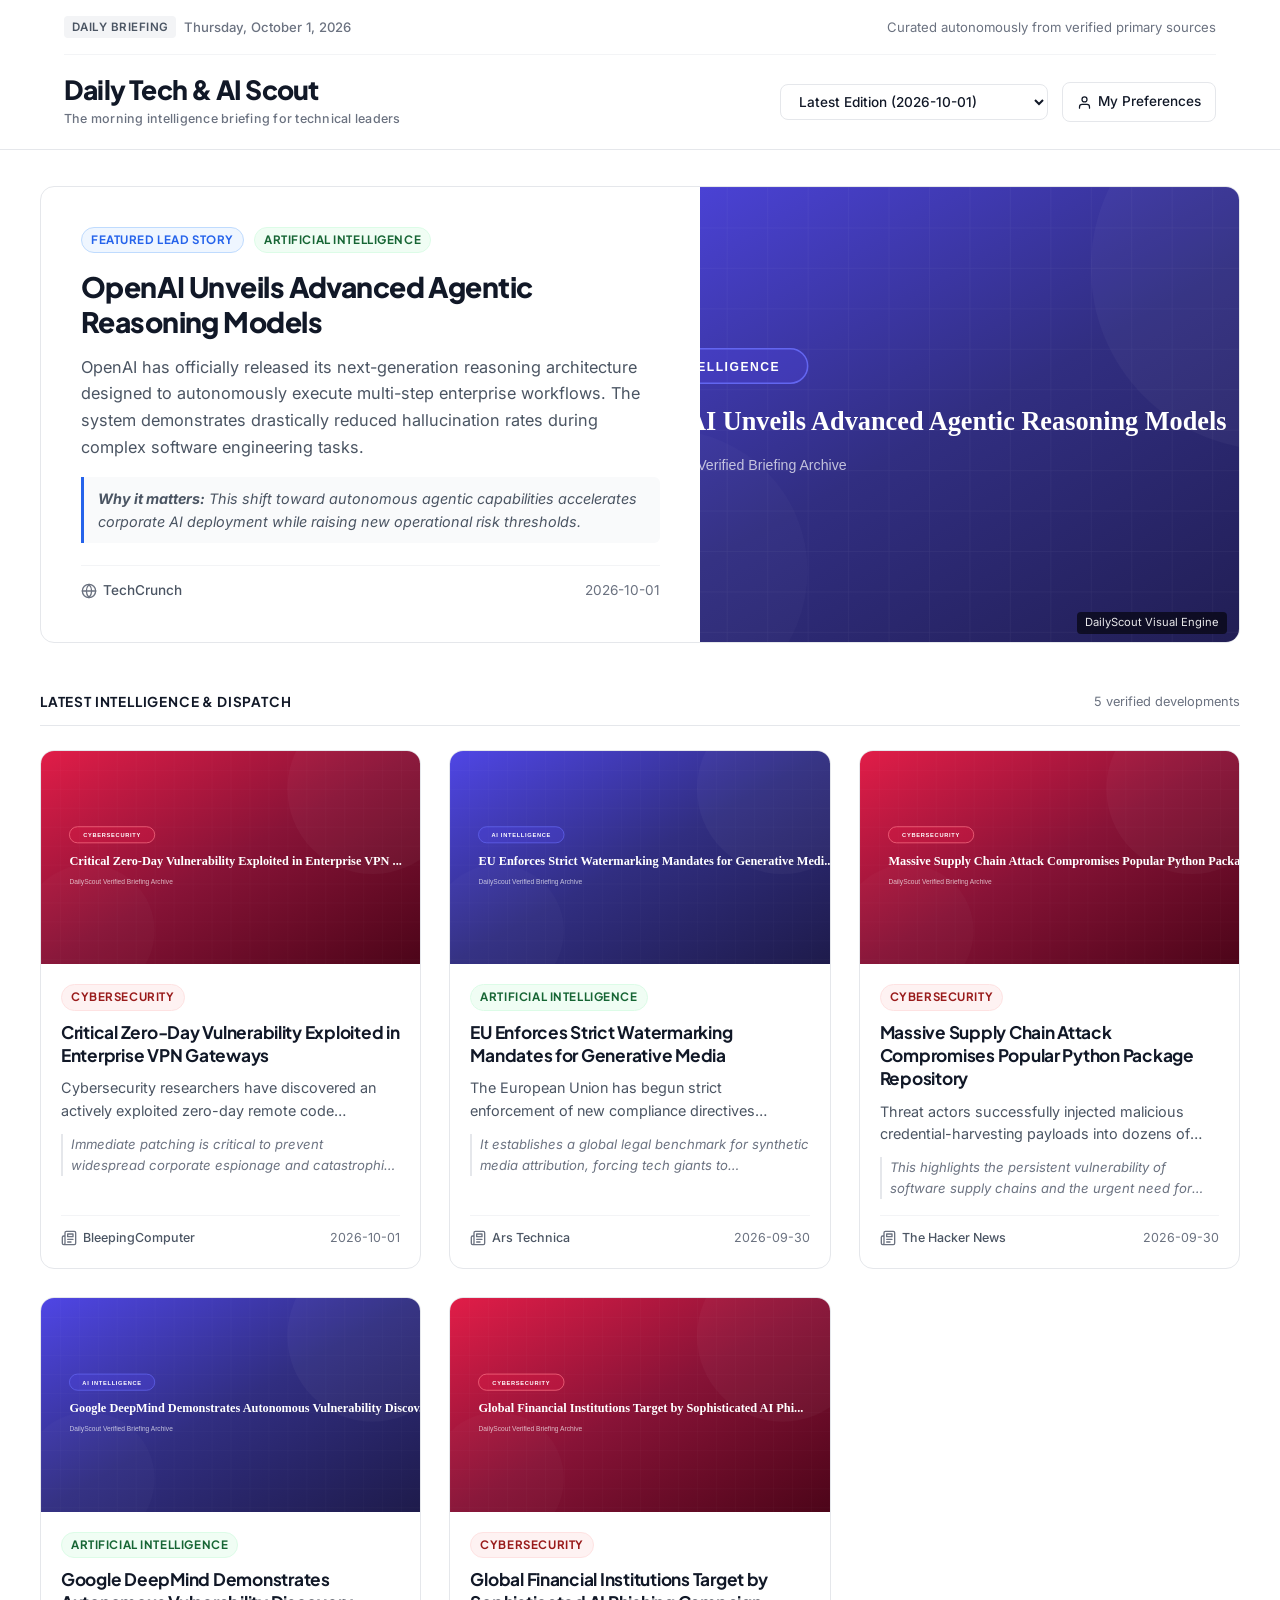
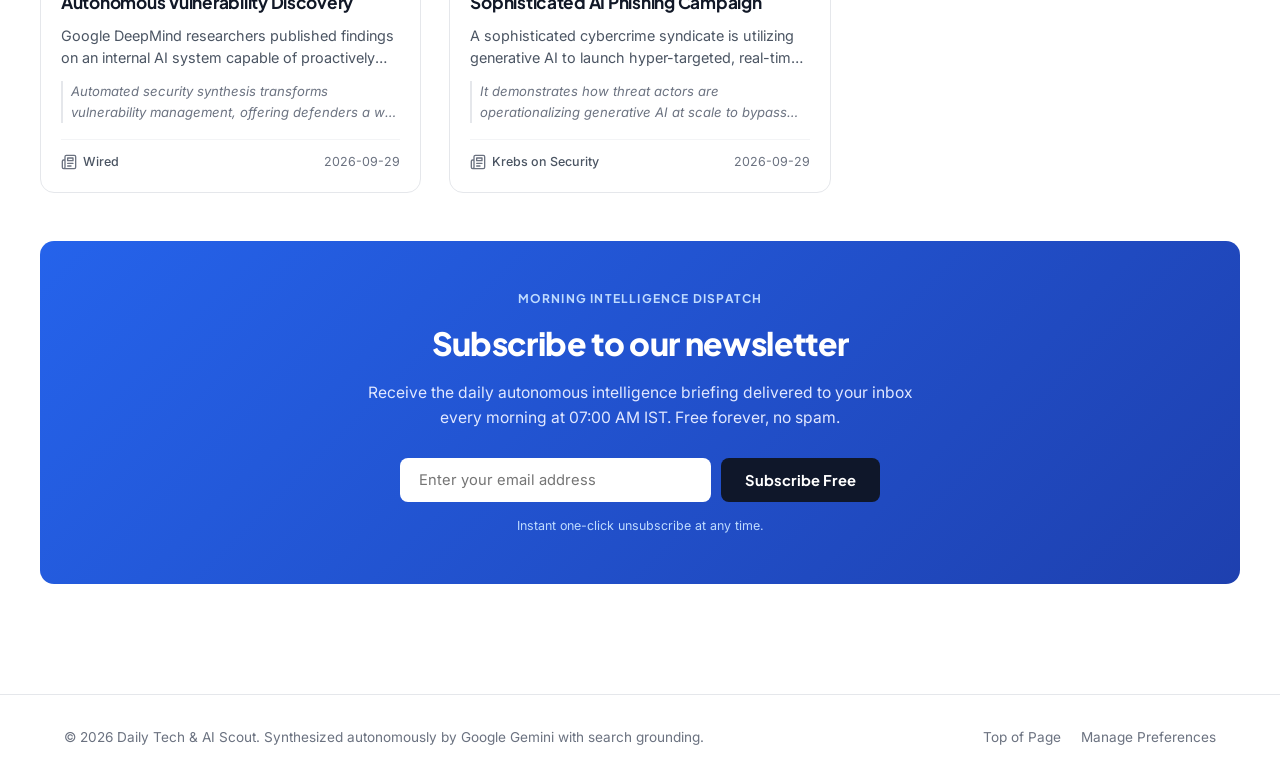
<file: index.html>
<!DOCTYPE html>
<html lang="en">
<head>
  <meta charset="UTF-8">
  <meta name="viewport" content="width=device-width, initial-scale=1.0">
  <title>Daily Tech &amp; AI Scout — Autonomous Intelligence</title>
  <meta name="description" content="A curated editorial briefing of the most consequential developments in artificial intelligence and cybersecurity.">
  <link rel="stylesheet" href="style.css">
  <link rel="preconnect" href="https://fonts.googleapis.com">
  <link rel="preconnect" href="https://fonts.gstatic.com" crossorigin>
</head>
<body>
  <!-- Editorial Masthead Header -->
  <header class="site-header">
    <div class="container">
      <!-- Top Utility Bar -->
      <div class="header-top-bar">
        <div class="header-date-badge">
          <span class="edition-badge">Daily Briefing</span>
          <span id="header-date">Wednesday, September 30, 2026</span>
        </div>
        <div style="display: flex; align-items: center; gap: 14px;">
          <span>Curated autonomously from verified primary sources</span>
        </div>
      </div>

      <!-- Main Navigation Bar -->
      <div class="header-inner">
        <a href="index.html" class="brand" aria-label="Daily Tech & AI Scout Home">
          <span class="brand-title">Daily Tech &amp; AI Scout</span>
          <span class="brand-subtitle">The morning intelligence briefing for technical leaders</span>
        </a>

        <div class="header-controls">
          <!-- Past Reports Dropdown -->
          <div class="reports-dropdown-wrapper">
            <select id="past-reports-select" class="select-custom" aria-label="Select report date">
              <option value="latest">Latest Edition</option>
            </select>
          </div>

          <!-- Preferences / Account Button -->
          <a href="preferences.html" class="btn-secondary" id="nav-login-btn">
            <svg width="15" height="15" viewBox="0 0 24 24" fill="none" stroke="currentColor" stroke-width="2" stroke-linecap="round" stroke-linejoin="round">
              <path d="M20 21v-2a4 4 0 0 0-4-4H8a4 4 0 0 0-4 4v2"></path>
              <circle cx="12" cy="7" r="4"></circle>
            </svg>
            <span>My Preferences</span>
          </a>
        </div>
      </div>
    </div>
  </header>

  <!-- Main Editorial Content -->
  <main class="container main-content">
    
    <!-- Hero Section: Featured Top Story (Side-by-Side Split) -->
    <section class="hero-section" id="hero-top-story-section" aria-label="Featured Top Story">
      <!-- Injected dynamically by JS -->
    </section>

    <!-- Section Heading for News Grid -->
    <div class="section-header">
      <h2 class="section-title">Latest Intelligence &amp; Dispatch</h2>
      <span class="section-counter" id="grid-story-counter">6 developments</span>
    </div>

    <!-- 3-Column News Grid -->
    <section class="news-grid" id="news-grid" aria-label="Daily Intelligence Grid">
      <!-- Injected dynamically as 3-column flat cards with top thumbnail, category pill, title, 2-line summary, footer -->
    </section>

    <!-- Vibrant Primary Blue Call-to-Action Section -->
    <section class="cta-section" id="newsletter-cta">
      <div class="cta-box">
        <div class="cta-tagline">Morning Intelligence Dispatch</div>
        <h2 class="cta-title">Subscribe to our newsletter</h2>
        <p class="cta-desc">
          Receive the daily autonomous intelligence briefing delivered to your inbox every morning at 07:00 AM IST. Free forever, no spam.
        </p>

        <form class="cta-form" id="signup-form" onsubmit="event.preventDefault(); window.handleSignup?.(event);">
          <input 
            type="email" 
            id="signup-email" 
            class="cta-input" 
            placeholder="Enter your email address" 
            required
            aria-label="Email address"
          >
          <button type="submit" id="signup-submit-btn" class="cta-btn">Subscribe Free</button>
        </form>
        <p class="cta-note" id="signup-status-msg">Instant one-click unsubscribe at any time.</p>
      </div>
    </section>

  </main>

  <!-- Editorial Footer -->
  <footer class="site-footer">
    <div class="container footer-inner">
      <p>&copy; <span id="footer-year"></span> Daily Tech &amp; AI Scout. Synthesized autonomously by Google Gemini with search grounding.</p>
      <div class="footer-links">
        <a href="#">Top of Page</a>
        <a href="preferences.html">Manage Preferences</a>
      </div>
    </div>
  </footer>

  <script src="app.js"></script>
</body>
</html>
</file>
<file: style.css>
/* Daily Tech & AI Scout - Premium Modern Editorial Blog Design System */
@import url('https://fonts.googleapis.com/css2?family=Plus+Jakarta+Sans:wght@500;600;700;800&family=Inter:wght@400;500;600&display=swap');

:root {
  /* Crisp Clean Light Theme */
  --bg-page: #FFFFFF;
  --bg-surface: #FFFFFF;
  --bg-subtle: #F9FAFB;
  --bg-muted: #F3F4F6;
  
  /* High Contrast Typography */
  --text-primary: #111827;      /* High-contrast deep slate for titles */
  --text-secondary: #4B5563;    /* Clean readable gray for summaries */
  --text-muted: #6B7280;        /* Subtle gray for dates and metadata */
  --text-light: #9CA3AF;
  
  /* Soft Grays for Dividers and Borders */
  --border-subtle: #E5E7EB;
  --border-card: #E5E7EB;
  --border-light: #F3F4F6;
  
  /* Single Vibrant Primary Color (Bold Blue for Buttons & CTAs only) */
  --color-primary: #2563EB;
  --color-primary-hover: #1D4ED8;
  --color-primary-dark: #1E40AF;
  --color-primary-bg: #EFF6FF;
  
  /* Category Tag Pill Palette (Subtle & Editorial) */
  --pill-ai-bg: #F0FDF4;
  --pill-ai-text: #166534;
  --pill-ai-border: #DCFCE7;
  
  --pill-cyber-bg: #FEF2F2;
  --pill-cyber-text: #991B1B;
  --pill-cyber-border: #FEE2E2;

  --pill-neutral-bg: #F3F4F6;
  --pill-neutral-text: #374151;
  --pill-neutral-border: #E5E7EB;

  /* Typography */
  --font-heading: 'Plus Jakarta Sans', -apple-system, BlinkMacSystemFont, 'Segoe UI', Roboto, sans-serif;
  --font-body: 'Inter', -apple-system, BlinkMacSystemFont, 'Segoe UI', Roboto, sans-serif;

  /* Sizing & Geometry */
  --radius-card: 14px;
  --radius-img: 10px;
  --radius-pill: 9999px;
  --container-max: 1200px;
  --transition: all 0.2s ease-in-out;
}

/* Base Styles */
* {
  box-sizing: border-box;
  margin: 0;
  padding: 0;
}

body {
  background-color: var(--bg-page);
  color: var(--text-primary);
  font-family: var(--font-body);
  font-size: 15px;
  line-height: 1.6;
  -webkit-font-smoothing: antialiased;
  -moz-osx-font-smoothing: grayscale;
  min-height: 100vh;
  display: flex;
  flex-direction: column;
}

/* Container */
.container {
  width: 100%;
  max-width: var(--container-max);
  margin: 0 auto;
  padding: 0 24px;
}

/* Editorial Masthead / Header */
.site-header {
  background-color: #FFFFFF;
  border-bottom: 1px solid var(--border-subtle);
  position: sticky;
  top: 0;
  z-index: 50;
}

.header-top-bar {
  display: flex;
  align-items: center;
  justify-content: space-between;
  padding: 16px 0;
  border-bottom: 1px solid var(--border-light);
  font-size: 0.82rem;
  color: var(--text-muted);
}

.header-date-badge {
  font-weight: 500;
  display: flex;
  align-items: center;
  gap: 8px;
}

.edition-badge {
  background-color: var(--bg-muted);
  color: var(--text-secondary);
  font-size: 0.72rem;
  font-weight: 600;
  padding: 2px 8px;
  border-radius: 4px;
  text-transform: uppercase;
  letter-spacing: 0.04em;
}

.header-inner {
  display: flex;
  align-items: center;
  justify-content: space-between;
  padding: 20px 0;
}

.brand {
  text-decoration: none;
  display: flex;
  flex-direction: column;
}

.brand-title {
  font-family: var(--font-heading);
  font-size: 1.65rem;
  font-weight: 800;
  color: var(--text-primary);
  letter-spacing: -0.03em;
  line-height: 1.15;
}

.brand-subtitle {
  font-size: 0.78rem;
  color: var(--text-muted);
  font-weight: 500;
  margin-top: 3px;
  letter-spacing: 0.02em;
}

.header-controls {
  display: flex;
  align-items: center;
  gap: 14px;
}

/* Custom Dropdown for Past Reports */
.select-custom {
  background-color: #FFFFFF;
  color: var(--text-primary);
  border: 1px solid var(--border-subtle);
  padding: 8px 14px;
  border-radius: 8px;
  font-family: var(--font-body);
  font-size: 0.85rem;
  font-weight: 500;
  cursor: pointer;
  outline: none;
  transition: var(--transition);
}

.select-custom:hover {
  border-color: var(--text-muted);
}

.select-custom:focus {
  border-color: var(--color-primary);
}

/* Primary Button (Bold Blue exclusively) */
.btn-primary {
  background-color: var(--color-primary);
  color: #FFFFFF;
  border: none;
  padding: 9px 18px;
  border-radius: 8px;
  font-family: var(--font-heading);
  font-size: 0.88rem;
  font-weight: 600;
  cursor: pointer;
  text-decoration: none;
  display: inline-flex;
  align-items: center;
  justify-content: center;
  gap: 6px;
  transition: var(--transition);
}

.btn-primary:hover {
  background-color: var(--color-primary-hover);
}

.btn-secondary {
  background-color: #FFFFFF;
  color: var(--text-primary);
  border: 1px solid var(--border-subtle);
  padding: 8px 14px;
  border-radius: 8px;
  font-family: var(--font-body);
  font-size: 0.85rem;
  font-weight: 500;
  text-decoration: none;
  display: inline-flex;
  align-items: center;
  gap: 6px;
  cursor: pointer;
  transition: var(--transition);
}

.btn-secondary:hover {
  border-color: var(--text-primary);
}

/* Main Layout */
.main-content {
  padding: 36px 0 60px 0;
  flex: 1;
}

/* Section Dividers */
.section-header {
  display: flex;
  align-items: center;
  justify-content: space-between;
  padding-bottom: 12px;
  margin-bottom: 24px;
  border-bottom: 1px solid var(--border-subtle);
}

.section-title {
  font-family: var(--font-heading);
  font-size: 1.15rem;
  font-weight: 700;
  color: var(--text-primary);
  letter-spacing: -0.01em;
  text-transform: uppercase;
  font-size: 0.85rem;
  letter-spacing: 0.06em;
}

.section-counter {
  font-size: 0.8rem;
  color: var(--text-muted);
}

/* =====================================================================
   HERO SECTION: Featured "Top Story" Side-by-Side Split
   ===================================================================== */
.hero-section {
  margin-bottom: 48px;
}

.hero-top-story-card {
  background: var(--bg-surface);
  border: 1px solid var(--border-subtle);
  border-radius: var(--radius-card);
  overflow: hidden;
  transition: var(--transition);
}

.hero-top-story-card:hover {
  border-color: #CBD5E1;
}

.hero-split-grid {
  display: grid;
  grid-template-columns: 1.1fr 0.9fr;
  align-items: center;
}

.hero-text-col {
  padding: 40px;
  display: flex;
  flex-direction: column;
  justify-content: center;
}

.hero-meta-row {
  display: flex;
  align-items: center;
  gap: 10px;
  margin-bottom: 16px;
}

.hero-headline {
  font-family: var(--font-heading);
  font-size: clamp(1.65rem, 2.2vw, 2.15rem);
  font-weight: 800;
  line-height: 1.25;
  color: var(--text-primary);
  letter-spacing: -0.02em;
  margin-bottom: 14px;
}

.hero-headline a {
  color: inherit;
  text-decoration: none;
  transition: color 0.15s ease;
}

.hero-headline a:hover {
  color: var(--color-primary);
}

.hero-summary {
  font-size: 1.02rem;
  line-height: 1.65;
  color: var(--text-secondary);
  margin-bottom: 16px;
}

.hero-why-box {
  background-color: var(--bg-subtle);
  border-left: 3px solid var(--color-primary);
  padding: 10px 14px;
  border-radius: 0 6px 6px 0;
  font-size: 0.9rem;
  color: var(--text-secondary);
  font-style: italic;
  margin-bottom: 22px;
}

.hero-footer-meta {
  display: flex;
  align-items: center;
  justify-content: space-between;
  font-size: 0.85rem;
  color: var(--text-muted);
  padding-top: 14px;
  border-top: 1px solid var(--border-light);
}

.source-item {
  display: inline-flex;
  align-items: center;
  gap: 6px;
  font-weight: 500;
  color: var(--text-secondary);
  text-decoration: none;
}

.source-item:hover {
  color: var(--color-primary);
}

.source-icon {
  width: 16px;
  height: 16px;
  color: var(--text-muted);
}

.hero-image-col {
  height: 100%;
  min-height: 380px;
  position: relative;
  background-color: var(--bg-muted);
}

.hero-image {
  width: 100%;
  height: 100%;
  object-fit: cover;
  display: block;
}

.hero-image-credit {
  position: absolute;
  bottom: 8px;
  right: 12px;
  font-size: 0.7rem;
  color: rgba(255, 255, 255, 0.9);
  background: rgba(0, 0, 0, 0.6);
  padding: 2px 8px;
  border-radius: 4px;
  backdrop-filter: blur(4px);
}

/* =====================================================================
   CATEGORY TAG PILLS
   ===================================================================== */
.tag-pill {
  display: inline-flex;
  align-items: center;
  font-family: var(--font-heading);
  font-size: 0.72rem;
  font-weight: 700;
  text-transform: uppercase;
  letter-spacing: 0.05em;
  padding: 3px 9px;
  border-radius: var(--radius-pill);
  border: 1px solid transparent;
}

.tag-pill-ai {
  background-color: var(--pill-ai-bg);
  color: var(--pill-ai-text);
  border-color: var(--pill-ai-border);
}

.tag-pill-cyber {
  background-color: var(--pill-cyber-bg);
  color: var(--pill-cyber-text);
  border-color: var(--pill-cyber-border);
}

.tag-pill-featured {
  background-color: var(--color-primary-bg);
  color: var(--color-primary);
  border-color: #BFDBFE;
}

/* =====================================================================
   NEWS GRID: Clean 3-Column Layout
   ===================================================================== */
.news-grid {
  display: grid;
  grid-template-columns: repeat(3, 1fr);
  gap: 28px;
  margin-bottom: 48px;
}

/* Article Cards: Flat card with rounded corners, top thumbnail, category tag pill, title, 2-line summary, footer */
.article-card {
  background: var(--bg-surface);
  border: 1px solid var(--border-card);
  border-radius: var(--radius-card);
  overflow: hidden;
  display: flex;
  flex-direction: column;
  transition: var(--transition);
}

.article-card:hover {
  border-color: #CBD5E1;
  transform: translateY(-2px);
}

.card-top-thumbnail {
  width: 100%;
  aspect-ratio: 16 / 9;
  overflow: hidden;
  background-color: var(--bg-muted);
  position: relative;
}

.card-thumbnail-img {
  width: 100%;
  height: 100%;
  object-fit: cover;
  display: block;
  transition: transform 0.3s ease;
}

.article-card:hover .card-thumbnail-img {
  transform: scale(1.03);
}

.card-content {
  padding: 20px;
  display: flex;
  flex-direction: column;
  flex: 1;
}

.card-pill-row {
  margin-bottom: 10px;
}

.card-title {
  font-family: var(--font-heading);
  font-size: 1.08rem;
  font-weight: 700;
  line-height: 1.35;
  color: var(--text-primary);
  letter-spacing: -0.015em;
  margin-bottom: 10px;
}

.card-title a {
  color: inherit;
  text-decoration: none;
  transition: color 0.15s ease;
}

.card-title a:hover {
  color: var(--color-primary);
}

/* Exactly 2-line summary */
.card-summary {
  font-size: 0.9rem;
  line-height: 1.55;
  color: var(--text-secondary);
  margin-bottom: 12px;
  display: -webkit-box;
  -webkit-line-clamp: 2;
  -webkit-box-orient: vertical;
  overflow: hidden;
  text-overflow: ellipsis;
}

.card-why-matters {
  font-size: 0.82rem;
  font-style: italic;
  color: var(--text-muted);
  border-left: 2px solid var(--border-subtle);
  padding-left: 8px;
  margin-bottom: 16px;
  display: -webkit-box;
  -webkit-line-clamp: 2;
  -webkit-box-orient: vertical;
  overflow: hidden;
}

.card-footer {
  margin-top: auto;
  padding-top: 12px;
  border-top: 1px solid var(--border-light);
  display: flex;
  align-items: center;
  justify-content: space-between;
  font-size: 0.78rem;
  color: var(--text-muted);
}

/* =====================================================================
   CALL-TO-ACTION SECTION: Vibrant Primary Blue Newsletter Block
   ===================================================================== */
.cta-section {
  margin-top: 20px;
  margin-bottom: 50px;
}

.cta-box {
  background: var(--color-primary);
  background: linear-gradient(135deg, var(--color-primary) 0%, var(--color-primary-dark) 100%);
  border-radius: var(--radius-card);
  padding: 48px 36px;
  color: #FFFFFF;
  text-align: center;
}

.cta-tagline {
  font-family: var(--font-heading);
  font-size: 0.75rem;
  font-weight: 700;
  text-transform: uppercase;
  letter-spacing: 0.1em;
  color: #BFDBFE;
  margin-bottom: 10px;
}

.cta-title {
  font-family: var(--font-heading);
  font-size: clamp(1.6rem, 2.5vw, 2.1rem);
  font-weight: 800;
  letter-spacing: -0.02em;
  margin-bottom: 10px;
  color: #FFFFFF;
}

.cta-desc {
  font-size: 0.98rem;
  line-height: 1.6;
  color: #E0E7FF;
  max-width: 580px;
  margin: 0 auto 28px auto;
}

.cta-form {
  display: flex;
  gap: 10px;
  max-width: 480px;
  margin: 0 auto;
}

.cta-input {
  flex: 1;
  background-color: #FFFFFF;
  color: var(--text-primary);
  border: 1px solid transparent;
  padding: 12px 18px;
  border-radius: 8px;
  font-family: var(--font-body);
  font-size: 0.92rem;
  outline: none;
}

.cta-input:focus {
  box-shadow: 0 0 0 3px rgba(255, 255, 255, 0.4);
}

.cta-btn {
  background-color: #0F172A;
  color: #FFFFFF;
  border: none;
  padding: 12px 24px;
  border-radius: 8px;
  font-family: var(--font-heading);
  font-size: 0.92rem;
  font-weight: 700;
  cursor: pointer;
  white-space: nowrap;
  transition: var(--transition);
}

.cta-btn:hover {
  background-color: #000000;
}

.cta-note {
  font-size: 0.78rem;
  color: #BFDBFE;
  margin-top: 14px;
}

/* Site Footer */
.site-footer {
  background-color: #FFFFFF;
  border-top: 1px solid var(--border-subtle);
  padding: 32px 0;
  color: var(--text-muted);
  font-size: 0.85rem;
}

.footer-inner {
  display: flex;
  align-items: center;
  justify-content: space-between;
  flex-wrap: wrap;
  gap: 16px;
}

.footer-links {
  display: flex;
  gap: 20px;
}

.footer-links a {
  color: var(--text-muted);
  text-decoration: none;
  transition: color 0.15s ease;
}

.footer-links a:hover {
  color: var(--text-primary);
}

/* Loading & Empty States */
.loading-state {
  display: flex;
  flex-direction: column;
  align-items: center;
  justify-content: center;
  padding: 60px 20px;
  gap: 14px;
  color: var(--text-muted);
}

.spinner {
  width: 36px;
  height: 36px;
  border: 3px solid var(--border-subtle);
  border-top-color: var(--color-primary);
  border-radius: 50%;
  animation: spin 0.8s linear infinite;
}

@keyframes spin {
  to { transform: rotate(360deg); }
}

/* Responsive / Mobile Optimization */
@media (max-width: 1024px) {
  .hero-split-grid {
    grid-template-columns: 1fr;
  }
  .hero-image-col {
    min-height: 280px;
    order: -1; /* image on top on smaller screens */
  }
  .news-grid {
    grid-template-columns: repeat(2, 1fr);
  }
}

@media (max-width: 640px) {
  .news-grid {
    grid-template-columns: 1fr;
  }
  .hero-text-col {
    padding: 24px;
  }
  .cta-box {
    padding: 32px 20px;
  }
  .cta-form {
    flex-direction: column;
  }
  .cta-btn {
    width: 100%;
  }
  .header-top-bar {
    flex-direction: column;
    align-items: flex-start;
    gap: 6px;
  }
}
</file>
